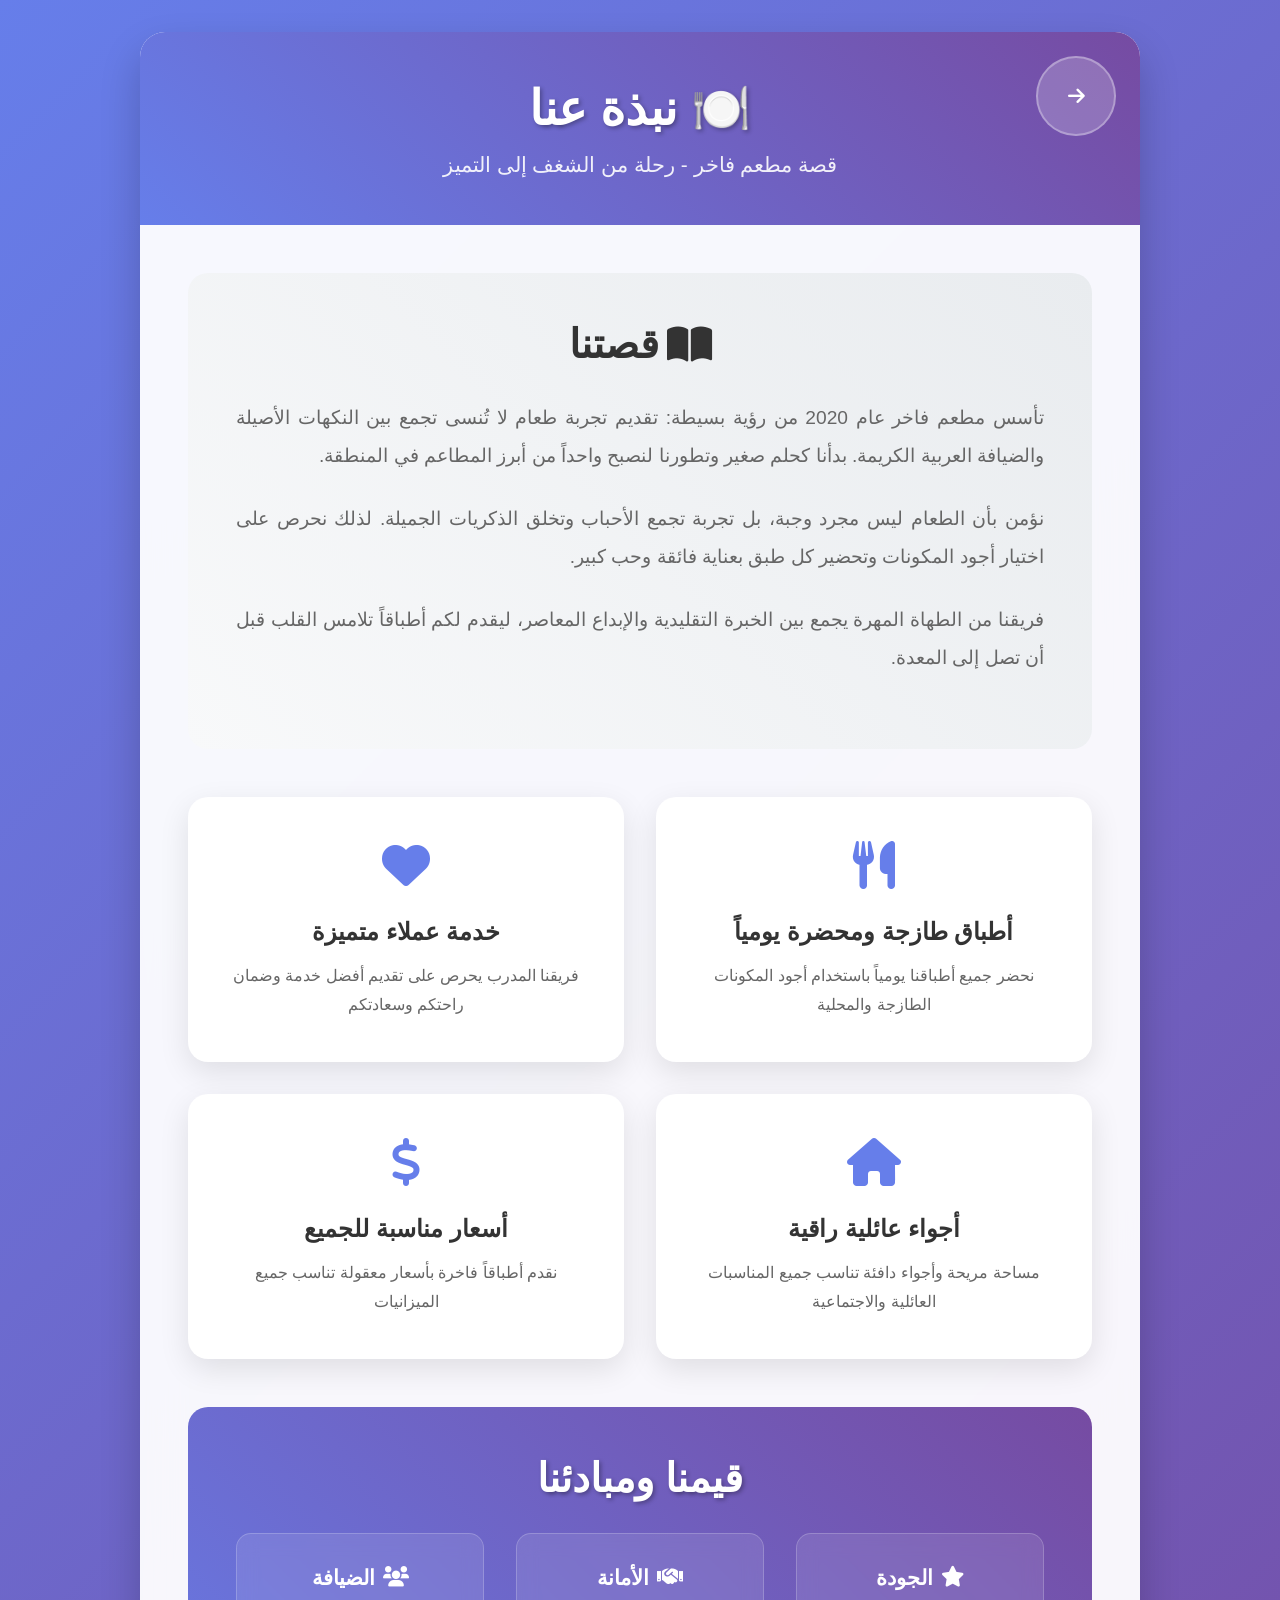
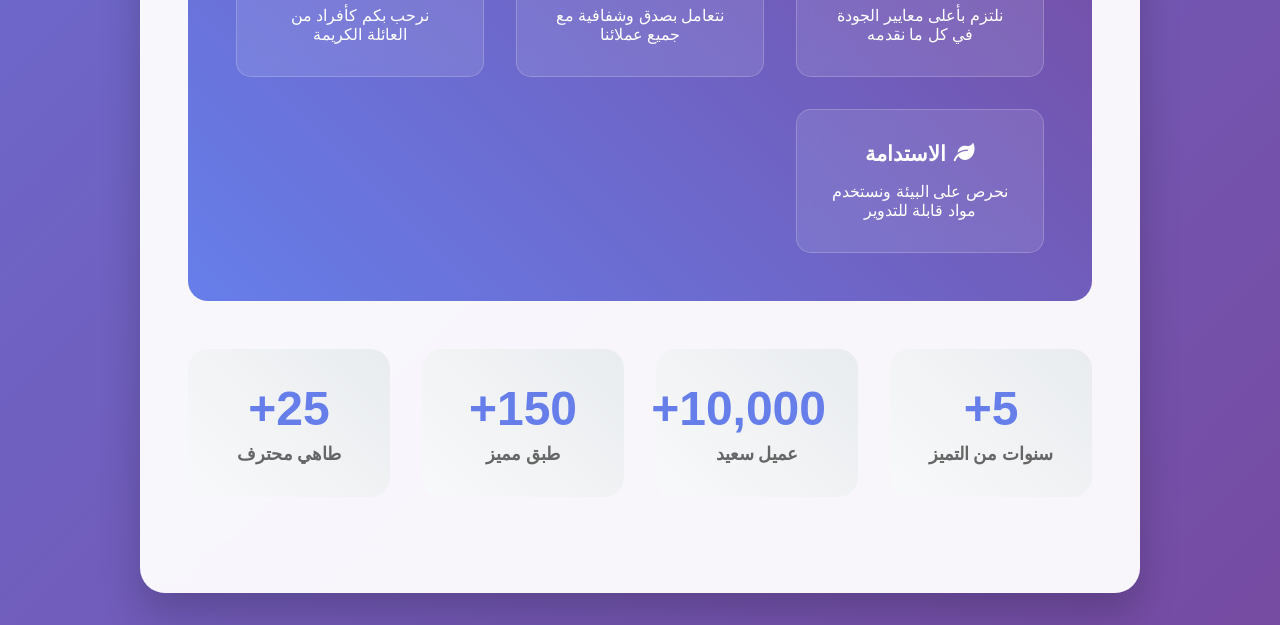
<file: about-us.html>
<!DOCTYPE html>
<html lang="ar">
<head>
    <meta charset="UTF-8">
    <meta name="viewport" content="width=device-width, initial-scale=1.0">
    <title>نبذة عنا - مطعم فاخر</title>
    <meta name="description" content="تعرف على قصة مطعمنا الفاخر ورؤيتنا">
    <meta name="theme-color" content="#667eea">
    <link rel="stylesheet" href="style.css">
    <link rel="icon" href="data:image/svg+xml,<svg xmlns='http://www.w3.org/2000/svg' viewBox='0 0 100 100'><text y='.9em' font-size='90'>🍽️</text></svg>">
    <link rel="stylesheet" href="https://cdnjs.cloudflare.com/ajax/libs/font-awesome/6.0.0/css/all.min.css">
    <style>
        .about-page {
            min-height: 100vh;
            background: linear-gradient(135deg, #667eea 0%, #764ba2 100%);
            padding: 2rem 0;
            direction: rtl;
        }

        .about-container {
            max-width: 1000px;
            margin: 0 auto;
            background: rgba(255, 255, 255, 0.95);
            border-radius: 25px;
            overflow: hidden;
            box-shadow: 0 20px 40px rgba(0, 0, 0, 0.2);
            backdrop-filter: blur(20px);
        }

        .about-header {
            background: linear-gradient(45deg, #667eea, #764ba2);
            color: white;
            padding: 3rem 2rem;
            text-align: center;
            position: relative;
        }

        .back-btn {
            position: absolute;
            top: 1.5rem;
            right: 1.5rem;
            background: rgba(255, 255, 255, 0.2);
            border: 2px solid rgba(255, 255, 255, 0.3);
            color: white;
            padding: 0.8rem;
            border-radius: 50%;
            cursor: pointer;
            font-size: 1.2rem;
            transition: all 0.3s ease;
            text-decoration: none;
            display: flex;
            align-items: center;
            justify-content: center;
            width: 50px;
            height: 50px;
        }

        .back-btn:hover {
            background: rgba(255, 255, 255, 0.3);
            transform: scale(1.1);
        }

        .about-header h1 {
            font-size: 3rem;
            margin-bottom: 1rem;
            text-shadow: 2px 2px 4px rgba(0, 0, 0, 0.3);
        }

        .about-header p {
            font-size: 1.3rem;
            opacity: 0.9;
        }

        .about-content {
            padding: 3rem;
        }

        .story-section {
            background: linear-gradient(45deg, #f8f9fa, #e9ecef);
            border-radius: 20px;
            padding: 3rem;
            margin-bottom: 3rem;
            text-align: center;
        }

        .story-section h2 {
            font-size: 2.5rem;
            color: #333;
            margin-bottom: 2rem;
            display: flex;
            align-items: center;
            justify-content: center;
            gap: 0.5rem;
        }

        .story-section p {
            font-size: 1.2rem;
            color: #666;
            line-height: 2;
            margin-bottom: 1.5rem;
            text-align: justify;
        }

        .features-grid {
            display: grid;
            grid-template-columns: repeat(auto-fit, minmax(300px, 1fr));
            gap: 2rem;
            margin-bottom: 3rem;
        }

        .feature-card {
            background: white;
            border-radius: 20px;
            padding: 2.5rem;
            text-align: center;
            box-shadow: 0 10px 30px rgba(0, 0, 0, 0.1);
            transition: all 0.3s ease;
            border: 2px solid transparent;
            position: relative;
            overflow: hidden;
        }

        .feature-card::before {
            content: '';
            position: absolute;
            top: 0;
            left: 0;
            right: 0;
            height: 4px;
            background: linear-gradient(45deg, #667eea, #764ba2);
            transform: scaleX(0);
            transition: transform 0.3s ease;
        }

        .feature-card:hover {
            transform: translateY(-10px);
            box-shadow: 0 20px 40px rgba(102, 126, 234, 0.2);
            border-color: #667eea;
        }

        .feature-card:hover::before {
            transform: scaleX(1);
        }

        .feature-icon {
            font-size: 3rem;
            color: #667eea;
            margin-bottom: 1.5rem;
        }

        .feature-card h3 {
            font-size: 1.5rem;
            color: #333;
            margin-bottom: 1rem;
        }

        .feature-card p {
            color: #666;
            line-height: 1.8;
        }

        .values-section {
            background: linear-gradient(45deg, #667eea, #764ba2);
            color: white;
            border-radius: 20px;
            padding: 3rem;
            text-align: center;
            margin-bottom: 3rem;
        }

        .values-section h2 {
            font-size: 2.5rem;
            margin-bottom: 2rem;
            text-shadow: 2px 2px 4px rgba(0, 0, 0, 0.3);
        }

        .values-grid {
            display: grid;
            grid-template-columns: repeat(auto-fit, minmax(200px, 1fr));
            gap: 2rem;
            margin-top: 2rem;
        }

        .value-item {
            background: rgba(255, 255, 255, 0.1);
            border-radius: 15px;
            padding: 2rem;
            backdrop-filter: blur(10px);
            border: 1px solid rgba(255, 255, 255, 0.2);
        }

        .value-item h3 {
            font-size: 1.3rem;
            margin-bottom: 1rem;
            display: flex;
            align-items: center;
            justify-content: center;
            gap: 0.5rem;
        }

        .stats-section {
            display: grid;
            grid-template-columns: repeat(auto-fit, minmax(200px, 1fr));
            gap: 2rem;
            margin-bottom: 3rem;
        }

        .stat-card {
            background: linear-gradient(45deg, #f8f9fa, #e9ecef);
            border-radius: 20px;
            padding: 2rem;
            text-align: center;
            transition: all 0.3s ease;
        }

        .stat-card:hover {
            transform: translateY(-5px);
            box-shadow: 0 15px 30px rgba(102, 126, 234, 0.2);
        }

        .stat-number {
            font-size: 3rem;
            font-weight: 800;
            color: #667eea;
            margin-bottom: 0.5rem;
        }

        .stat-label {
            font-size: 1.1rem;
            color: #666;
            font-weight: 600;
        }

        @media (max-width: 768px) {
            .about-page {
                padding: 1rem;
            }

            .about-content {
                padding: 2rem;
            }

            .about-header h1 {
                font-size: 2.5rem;
            }

            .story-section {
                padding: 2rem;
            }

            .features-grid,
            .values-grid,
            .stats-section {
                grid-template-columns: 1fr;
            }
        }
    </style>
</head>
<body>
    <div class="about-page">
        <div class="about-container">
            <div class="about-header">
                <a href="index.html" class="back-btn">
                    <i class="fas fa-arrow-right"></i>
                </a>
                <h1>🍽️ نبذة عنا</h1>
                <p>قصة مطعم فاخر - رحلة من الشغف إلى التميز</p>
            </div>

            <div class="about-content">
                <div class="story-section">
                    <h2>
                        <i class="fas fa-book-open"></i>
                        قصتنا
                    </h2>
                    <p>
                        تأسس مطعم فاخر عام 2020 من رؤية بسيطة: تقديم تجربة طعام لا تُنسى تجمع بين النكهات الأصيلة والضيافة العربية الكريمة. بدأنا كحلم صغير وتطورنا لنصبح واحداً من أبرز المطاعم في المنطقة.
                    </p>
                    <p>
                        نؤمن بأن الطعام ليس مجرد وجبة، بل تجربة تجمع الأحباب وتخلق الذكريات الجميلة. لذلك نحرص على اختيار أجود المكونات وتحضير كل طبق بعناية فائقة وحب كبير.
                    </p>
                    <p>
                        فريقنا من الطهاة المهرة يجمع بين الخبرة التقليدية والإبداع المعاصر، ليقدم لكم أطباقاً تلامس القلب قبل أن تصل إلى المعدة.
                    </p>
                </div>

                <div class="features-grid">
                    <div class="feature-card">
                        <div class="feature-icon">
                            <i class="fas fa-utensils"></i>
                        </div>
                        <h3>أطباق طازجة ومحضرة يومياً</h3>
                        <p>نحضر جميع أطباقنا يومياً باستخدام أجود المكونات الطازجة والمحلية</p>
                    </div>

                    <div class="feature-card">
                        <div class="feature-icon">
                            <i class="fas fa-heart"></i>
                        </div>
                        <h3>خدمة عملاء متميزة</h3>
                        <p>فريقنا المدرب يحرص على تقديم أفضل خدمة وضمان راحتكم وسعادتكم</p>
                    </div>

                    <div class="feature-card">
                        <div class="feature-icon">
                            <i class="fas fa-home"></i>
                        </div>
                        <h3>أجواء عائلية راقية</h3>
                        <p>مساحة مريحة وأجواء دافئة تناسب جميع المناسبات العائلية والاجتماعية</p>
                    </div>

                    <div class="feature-card">
                        <div class="feature-icon">
                            <i class="fas fa-dollar-sign"></i>
                        </div>
                        <h3>أسعار مناسبة للجميع</h3>
                        <p>نقدم أطباقاً فاخرة بأسعار معقولة تناسب جميع الميزانيات</p>
                    </div>
                </div>

                <div class="values-section">
                    <h2>قيمنا ومبادئنا</h2>
                    <div class="values-grid">
                        <div class="value-item">
                            <h3>
                                <i class="fas fa-star"></i>
                                الجودة
                            </h3>
                            <p>نلتزم بأعلى معايير الجودة في كل ما نقدمه</p>
                        </div>

                        <div class="value-item">
                            <h3>
                                <i class="fas fa-handshake"></i>
                                الأمانة
                            </h3>
                            <p>نتعامل بصدق وشفافية مع جميع عملائنا</p>
                        </div>

                        <div class="value-item">
                            <h3>
                                <i class="fas fa-users"></i>
                                الضيافة
                            </h3>
                            <p>نرحب بكم كأفراد من العائلة الكريمة</p>
                        </div>

                        <div class="value-item">
                            <h3>
                                <i class="fas fa-leaf"></i>
                                الاستدامة
                            </h3>
                            <p>نحرص على البيئة ونستخدم مواد قابلة للتدوير</p>
                        </div>
                    </div>
                </div>

                <div class="stats-section">
                    <div class="stat-card">
                        <div class="stat-number">5+</div>
                        <div class="stat-label">سنوات من التميز</div>
                    </div>

                    <div class="stat-card">
                        <div class="stat-number">10,000+</div>
                        <div class="stat-label">عميل سعيد</div>
                    </div>

                    <div class="stat-card">
                        <div class="stat-number">150+</div>
                        <div class="stat-label">طبق مميز</div>
                    </div>

                    <div class="stat-card">
                        <div class="stat-number">25+</div>
                        <div class="stat-label">طاهي محترف</div>
                    </div>
                </div>
            </div>
        </div>
    </div>
</body>
</html>
</file>
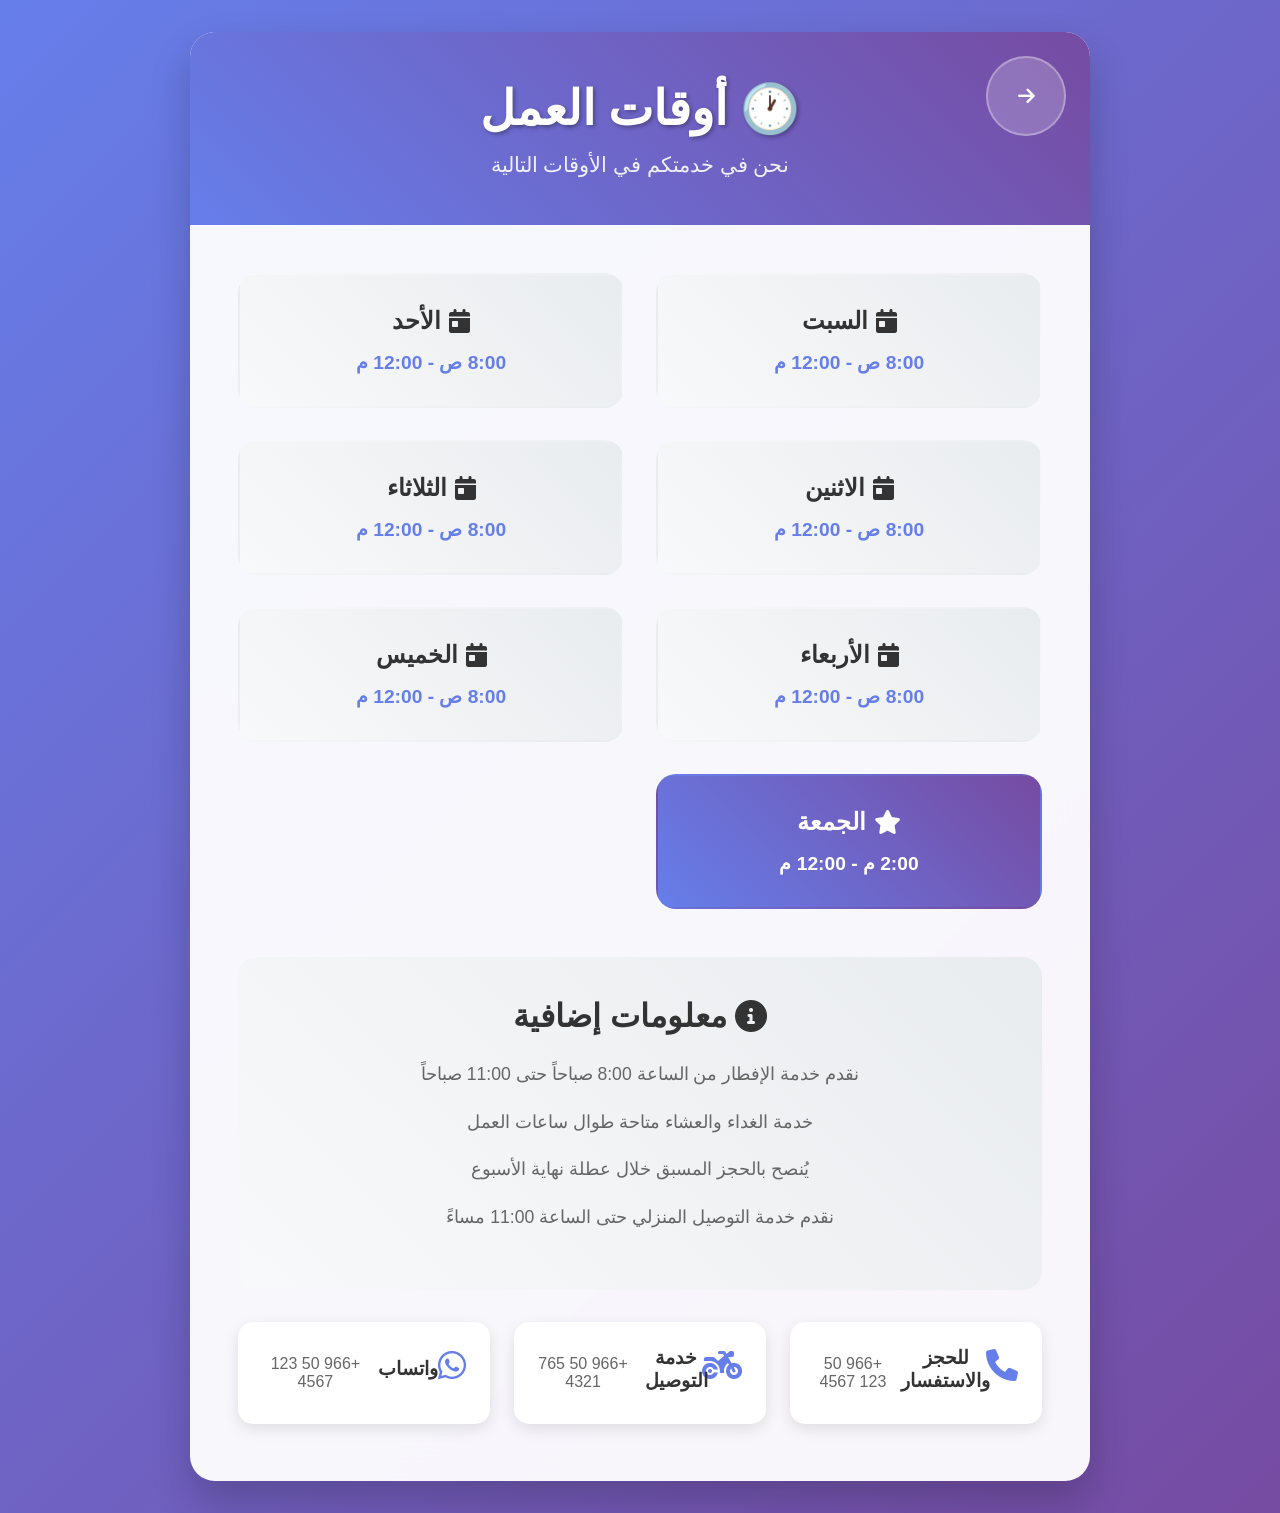
<file: working-hours.html>
<!DOCTYPE html>
<html lang="ar">
<head>
    <meta charset="UTF-8">
    <meta name="viewport" content="width=device-width, initial-scale=1.0">
    <title>أوقات العمل - مطعم فاخر</title>
    <meta name="description" content="تعرف على أوقات عمل مطعمنا الفاخر">
    <meta name="theme-color" content="#667eea">
    <link rel="stylesheet" href="style.css">
    <link rel="icon" href="data:image/svg+xml,<svg xmlns='http://www.w3.org/2000/svg' viewBox='0 0 100 100'><text y='.9em' font-size='90'>🍽️</text></svg>">
    <link rel="stylesheet" href="https://cdnjs.cloudflare.com/ajax/libs/font-awesome/6.0.0/css/all.min.css">
    <style>
        .hours-page {
            min-height: 100vh;
            background: linear-gradient(135deg, #667eea 0%, #764ba2 100%);
            padding: 2rem 0;
            direction: rtl;
        }

        .hours-container {
            max-width: 900px;
            margin: 0 auto;
            background: rgba(255, 255, 255, 0.95);
            border-radius: 25px;
            overflow: hidden;
            box-shadow: 0 20px 40px rgba(0, 0, 0, 0.2);
            backdrop-filter: blur(20px);
        }

        .hours-header {
            background: linear-gradient(45deg, #667eea, #764ba2);
            color: white;
            padding: 3rem 2rem;
            text-align: center;
            position: relative;
        }

        .back-btn {
            position: absolute;
            top: 1.5rem;
            right: 1.5rem;
            background: rgba(255, 255, 255, 0.2);
            border: 2px solid rgba(255, 255, 255, 0.3);
            color: white;
            padding: 0.8rem;
            border-radius: 50%;
            cursor: pointer;
            font-size: 1.2rem;
            transition: all 0.3s ease;
            text-decoration: none;
            display: flex;
            align-items: center;
            justify-content: center;
            width: 50px;
            height: 50px;
        }

        .back-btn:hover {
            background: rgba(255, 255, 255, 0.3);
            transform: scale(1.1);
        }

        .hours-header h1 {
            font-size: 3rem;
            margin-bottom: 1rem;
            text-shadow: 2px 2px 4px rgba(0, 0, 0, 0.3);
        }

        .hours-header p {
            font-size: 1.3rem;
            opacity: 0.9;
        }

        .hours-content {
            padding: 3rem;
        }

        .hours-grid {
            display: grid;
            grid-template-columns: repeat(auto-fit, minmax(300px, 1fr));
            gap: 2rem;
            margin-bottom: 3rem;
        }

        .day-card {
            background: linear-gradient(45deg, #f8f9fa, #e9ecef);
            border-radius: 20px;
            padding: 2rem;
            text-align: center;
            transition: all 0.3s ease;
            border: 2px solid transparent;
            position: relative;
            overflow: hidden;
        }

        .day-card::before {
            content: '';
            position: absolute;
            top: 0;
            left: 0;
            right: 0;
            height: 4px;
            background: linear-gradient(45deg, #667eea, #764ba2);
            transform: scaleX(0);
            transition: transform 0.3s ease;
        }

        .day-card:hover {
            transform: translateY(-5px);
            box-shadow: 0 15px 30px rgba(102, 126, 234, 0.2);
            border-color: #667eea;
        }

        .day-card:hover::before {
            transform: scaleX(1);
        }

        .day-name {
            font-size: 1.5rem;
            font-weight: 700;
            color: #333;
            margin-bottom: 1rem;
            display: flex;
            align-items: center;
            justify-content: center;
            gap: 0.5rem;
        }

        .day-time {
            font-size: 1.2rem;
            color: #667eea;
            font-weight: 600;
        }

        .special-hours {
            background: linear-gradient(45deg, #667eea, #764ba2);
            color: white;
        }

        .special-hours .day-name,
        .special-hours .day-time {
            color: white;
        }

        .info-section {
            background: linear-gradient(45deg, #f8f9fa, #e9ecef);
            border-radius: 20px;
            padding: 2.5rem;
            text-align: center;
            margin-bottom: 2rem;
        }

        .info-section h2 {
            font-size: 2rem;
            color: #333;
            margin-bottom: 1.5rem;
            display: flex;
            align-items: center;
            justify-content: center;
            gap: 0.5rem;
        }

        .info-section p {
            font-size: 1.1rem;
            color: #666;
            line-height: 1.8;
            margin-bottom: 1rem;
        }

        .contact-info {
            display: grid;
            grid-template-columns: repeat(auto-fit, minmax(250px, 1fr));
            gap: 1.5rem;
            margin-top: 2rem;
        }

        .contact-item {
            background: white;
            border-radius: 15px;
            padding: 1.5rem;
            text-align: center;
            box-shadow: 0 5px 15px rgba(0, 0, 0, 0.1);
            transition: all 0.3s ease;
        }

        .contact-item:hover {
            transform: translateY(-3px);
            box-shadow: 0 8px 25px rgba(102, 126, 234, 0.2);
        }

        .contact-item i {
            font-size: 2rem;
            color: #667eea;
            margin-bottom: 1rem;
        }

        .contact-item h3 {
            font-size: 1.2rem;
            color: #333;
            margin-bottom: 0.5rem;
        }

        .contact-item p {
            color: #666;
            margin: 0;
        }

        @media (max-width: 768px) {
            .hours-page {
                padding: 1rem;
            }

            .hours-content {
                padding: 2rem;
            }

            .hours-header h1 {
                font-size: 2.5rem;
            }

            .hours-grid {
                grid-template-columns: 1fr;
            }
        }
    </style>
</head>
<body>
    <div class="hours-page">
        <div class="hours-container">
            <div class="hours-header">
                <a href="index.html" class="back-btn">
                    <i class="fas fa-arrow-right"></i>
                </a>
                <h1>🕐 أوقات العمل</h1>
                <p>نحن في خدمتكم في الأوقات التالية</p>
            </div>

            <div class="hours-content">
                <div class="hours-grid">
                    <div class="day-card">
                        <div class="day-name">
                            <i class="fas fa-calendar-day"></i>
                            السبت
                        </div>
                        <div class="day-time">8:00 ص - 12:00 م</div>
                    </div>

                    <div class="day-card">
                        <div class="day-name">
                            <i class="fas fa-calendar-day"></i>
                            الأحد
                        </div>
                        <div class="day-time">8:00 ص - 12:00 م</div>
                    </div>

                    <div class="day-card">
                        <div class="day-name">
                            <i class="fas fa-calendar-day"></i>
                            الاثنين
                        </div>
                        <div class="day-time">8:00 ص - 12:00 م</div>
                    </div>

                    <div class="day-card">
                        <div class="day-name">
                            <i class="fas fa-calendar-day"></i>
                            الثلاثاء
                        </div>
                        <div class="day-time">8:00 ص - 12:00 م</div>
                    </div>

                    <div class="day-card">
                        <div class="day-name">
                            <i class="fas fa-calendar-day"></i>
                            الأربعاء
                        </div>
                        <div class="day-time">8:00 ص - 12:00 م</div>
                    </div>

                    <div class="day-card">
                        <div class="day-name">
                            <i class="fas fa-calendar-day"></i>
                            الخميس
                        </div>
                        <div class="day-time">8:00 ص - 12:00 م</div>
                    </div>

                    <div class="day-card special-hours">
                        <div class="day-name">
                            <i class="fas fa-star"></i>
                            الجمعة
                        </div>
                        <div class="day-time">2:00 م - 12:00 م</div>
                    </div>
                </div>

                <div class="info-section">
                    <h2>
                        <i class="fas fa-info-circle"></i>
                        معلومات إضافية
                    </h2>
                    <p>نقدم خدمة الإفطار من الساعة 8:00 صباحاً حتى 11:00 صباحاً</p>
                    <p>خدمة الغداء والعشاء متاحة طوال ساعات العمل</p>
                    <p>يُنصح بالحجز المسبق خلال عطلة نهاية الأسبوع</p>
                    <p>نقدم خدمة التوصيل المنزلي حتى الساعة 11:00 مساءً</p>
                </div>

                <div class="contact-info">
                    <div class="contact-item">
                        <i class="fas fa-phone"></i>
                        <h3>للحجز والاستفسار</h3>
                        <p>+966 50 123 4567</p>
                    </div>

                    <div class="contact-item">
                        <i class="fas fa-motorcycle"></i>
                        <h3>خدمة التوصيل</h3>
                        <p>+966 50 765 4321</p>
                    </div>

                    <div class="contact-item">
                        <i class="fab fa-whatsapp"></i>
                        <h3>واتساب</h3>
                        <p>+966 50 123 4567</p>
                    </div>
                </div>
            </div>
        </div>
    </div>
</body>
</html>
</file>
<file: style.css>
/* Reset and Base Styles */
* {
    margin: 0;}
 /* Enhanced visual improvements for restaurant */
body {
    font-family: 'Segoe UI', Tahoma, Geneva, Verdana, sans-serif;
    margin: 0;
    padding: 0;
    background: linear-gradient(135deg, #667eea 0%, #764ba2 100%);
    background-attachment: fixed;
    min-height: 100vh;
    direction: rtl;
    overflow-x: hidden;
    position: relative;
}


/* Animated background particles */
body::before {
    content: '';
    position: fixed;
    top: 0;
    left: 0;
    width: 100%;
    height: 100%;
    background-image: 
        radial-gradient(circle at 20% 80%, rgba(255, 255, 255, 0.1) 0%, transparent 50%),
        radial-gradient(circle at 80% 20%, rgba(255, 255, 255, 0.1) 0%, transparent 50%),
        radial-gradient(circle at 40% 40%, rgba(255, 255, 255, 0.05) 0%, transparent 50%);
    animation: float 20s ease-in-out infinite;
    pointer-events: none;
    z-index: -1;
}

@keyframes float {
    0%, 100% { transform: translateY(0px) rotate(0deg); }
    33% { transform: translateY(-20px) rotate(1deg); }
    66% { transform: translateY(-10px) rotate(-1deg); }
}

/* Enhanced header with glassmorphism */
header {
    background: rgba(255, 255, 255, 0.15);
    backdrop-filter: blur(20px);
    border-bottom: 1px solid rgba(255, 255, 255, 0.2);
    position: fixed;
    top: 0;
    left: 0;
    right: 0;
    z-index: 2000;
    box-shadow: 0 8px 32px rgba(0, 0, 0, 0.1);
    transition: all 0.3s ease;
}

/* Enhanced category cards with modern styling */
.category {
    margin-bottom: 4rem;
    background: rgba(255, 255, 255, 0.98);
    border-radius: 25px;
    padding: 2.5rem;
    box-shadow: 
        0 20px 40px rgba(0, 0, 0, 0.1),
        0 1px 0px rgba(255, 255, 255, 0.8) inset;
    backdrop-filter: blur(20px);
    border: 1px solid rgba(255, 255, 255, 0.3);
    position: relative;
    overflow: hidden;
}

.category::before {
    content: '';
    position: absolute;
    top: 0;
    left: 0;
    right: 0;
    height: 6px;
    background: linear-gradient(90deg, #667eea, #764ba2, #f093fb, #f5576c);
    background-size: 300% 100%;
    animation: gradientShift 8s ease infinite;
}

@keyframes gradientShift {
    0%, 100% { background-position: 0% 50%; }
    50% { background-position: 100% 50%; }
}

/* Enhanced menu item cards */
.menu-item {
    background: white;
    border-radius: 20px;
    overflow: hidden;
    box-shadow: 
        0 10px 30px rgba(0, 0, 0, 0.1),
        0 1px 0px rgba(255, 255, 255, 0.9) inset;
    transition: all 0.4s cubic-bezier(0.25, 0.46, 0.45, 0.94);
    border: 1px solid rgba(102, 126, 234, 0.1);
    position: relative;
    transform-style: preserve-3d;
}

.menu-item::before {
    content: '';
    position: absolute;
    top: 0;
    left: 0;
    right: 0;
    height: 4px;
    background: linear-gradient(45deg, #667eea, #764ba2);
    transform: scaleX(0);
    transition: transform 0.3s ease;
    z-index: 1;
}

.menu-item:hover::before {
    transform: scaleX(1);
}

.menu-item:hover {
    transform: translateY(-15px) rotateX(5deg) rotateY(5deg);
    box-shadow: 
        0 25px 50px rgba(102, 126, 234, 0.25),
        0 10px 20px rgba(0, 0, 0, 0.1);
}

/* Enhanced price styling */
.menu-item .price {
    display: block;
    margin: 1rem;
    font-size: 1.4rem;
    font-weight: 800;
    text-align: center;
    background: linear-gradient(45deg, #667eea, #764ba2, #f093fb);
    -webkit-background-clip: text;
    -webkit-text-fill-color: transparent;
    background-clip: text;
    position: relative;
    padding: 0.5rem;
    border-radius: 10px;
    background-color: rgba(102, 126, 234, 0.05);
}

.menu-item .price::before {
    content: '';
    position: absolute;
    top: 0;
    left: 0;
    right: 0;
    bottom: 0;
    background: linear-gradient(45deg, rgba(102, 126, 234, 0.1), rgba(118, 75, 162, 0.1));
    border-radius: 10px;
    z-index: -1;
}

/* Enhanced sidebar with modern styling */
.sidebar {
    position: fixed;
    top: 0;
    right: -350px;
    width: 350px;
    height: 100vh;
    background: rgba(255, 255, 255, 0.95);
    backdrop-filter: blur(20px);
    box-shadow: -10px 0 30px rgba(0, 0, 0, 0.2);
    transition: all 0.4s cubic-bezier(0.25, 0.46, 0.45, 0.94);
    z-index: 2500;
    border-left: 1px solid rgba(255, 255, 255, 0.3);
}

/* Enhanced buttons with modern styling */
.categories-btn, .search-btn, .menu-btn {
    background: rgba(255, 255, 255, 0.2);
    backdrop-filter: blur(10px);
    border: 1px solid rgba(255, 255, 255, 0.3);
    color: black;
    padding: 0.8rem 1.2rem;
    border-radius: 15px;
    font-size: 0.9rem;
    font-weight: 600;
    cursor: pointer;
    transition: all 0.3s ease;
    position: relative;
    overflow: hidden;
}

.categories-btn::before, .search-btn::before, .menu-btn::before {
    content: '';
    position: absolute;
    top: 0;
    left: -100%;
    width: 100%;
    height: 100%;
    background: linear-gradient(90deg, transparent, rgba(255, 255, 255, 0.2), transparent);
    transition: left 0.5s ease;
}

.categories-btn:hover::before, .search-btn:hover::before, .menu-btn:hover::before {
    left: 100%;
}

.categories-btn:hover, .search-btn:hover, .menu-btn:hover {
    background: rgba(255, 255, 255, 0.3);
    transform: translateY(-2px);
    box-shadow: 0 8px 25px rgba(0, 0, 0, 0.15);
}

/* Enhanced navigation with modern styling */
nav ul {
    display: flex;
    list-style: none;
    margin: 0;
    padding: 1rem;
    gap: 0.5rem;
    overflow-x: auto;
    scrollbar-width: none;
    -ms-overflow-style: none;
}

nav ul::-webkit-scrollbar {
    display: none;
}

nav li a, nav li button {
    display: block;
    padding: 0.8rem 1.2rem;
    text-decoration: none;
    color: black;
    background: rgba(255, 255, 255, 0.15);
    backdrop-filter: blur(10px);
    border-radius: 20px;
    font-size: 0.85rem;
    font-weight: 600;
    white-space: nowrap;
    transition: background 0.3s, color 0.3s, box-shadow 0.3s, transform 0.3s;
    border: 1px solid rgba(255, 255, 255, 0.2);
    cursor: pointer;
    position: relative;
    overflow: hidden;
}

nav li a:hover, nav li button:hover,
nav li a.active, nav li button.active {
    background: linear-gradient(45deg, #667eea, #764ba2);
    color: black !important;
    transform: translateY(-2px);
    box-shadow: 0 4px 15px rgba(102, 126, 234, 0.3);
}

/* Enhanced footer */
footer {
    background: rgba(255, 255, 255, 0.1);
    backdrop-filter: blur(20px);
    color: white;
    text-align: center;
    padding: 2rem;
    margin-top: 4rem;
    border-top: 1px solid rgba(255, 255, 255, 0.2);
}

/* Smooth scrolling */
html {
    scroll-behavior: smooth;
}

/* Enhanced loading animations */
@keyframes shimmer {
    0% { background-position: -200% 0; }
    100% { background-position: 200% 0; }
}

.loading {
    background: linear-gradient(90deg, #f0f0f0 25%, #e0e0e0 50%, #f0f0f0 75%);
    background-size: 200% 100%;
    animation: shimmer 1.5s infinite;
}

/* Header Styles */
header {
    background: rgba(255, 255, 255, 0.95);
    backdrop-filter: blur(10px);
    box-shadow: 0 4px 20px rgba(0, 0, 0, 0.1);
    position: fixed;
    top: 0;
    left: 0;
    right: 0;
    z-index: 1000;
    border-bottom: 3px solid #667eea;
}

.header-top {
    display: flex;
    justify-content: space-between;
    align-items: center;
    padding: 1rem 1.5rem;
    background: linear-gradient(45deg, #667eea, #764ba2);
    color: white;
}

.menu-btn {
    background: rgba(255, 255, 255, 0.2);
    border: 2px solid rgba(255, 255, 255, 0.3);
    color: black;
    padding: 0.8rem;
    border-radius: 12px;
    cursor: pointer;
    font-size: 1.2rem;
    transition: all 0.3s ease;
    backdrop-filter: blur(10px);
}

.menu-btn:hover {
    background: rgba(255, 255, 255, 0.3);
    transform: scale(1.05);
}

header h1 {
    font-size: 1.5rem;
    font-weight: 700;
    text-align: center;
    flex: 1;
    margin: 0 1rem;
    text-shadow: 2px 2px 4px rgba(0, 0, 0, 0.3);
    color: white !important;
    z-index: 1001;
}

.header-actions {
    display: flex;
    gap: 0.5rem;
}

.categories-btn, .search-btn {
    background: rgba(255, 255, 255, 0.2);
    border: 2px solid rgba(255, 255, 255, 0.3);
    color: black;
    padding: 0.8rem;
    border-radius: 12px;
    cursor: pointer;
    transition: all 0.3s ease;
    backdrop-filter: blur(10px);
    display: flex;
    align-items: center;
    gap: 0.5rem;
    font-size: 0.9rem;
}

.categories-btn:hover, .search-btn:hover {
    background: rgba(255, 255, 255, 0.3);
    transform: scale(1.05);
}

/* Search Bar */
.search-bar {
    padding: 1rem 1.5rem;
    background: rgba(255, 255, 255, 0.98);
    border-bottom: 1px solid #eee;
    display: flex;
    align-items: center;
    gap: 1rem;
    transition: all 0.3s ease;
}

.search-bar.hidden {
    max-height: 0;
    padding: 0 1.5rem;
    overflow: hidden;
}

#searchInput {
    flex: 1;
    padding: 0.8rem 1rem;
    border: 2px solid #ddd;
    border-radius: 25px;
    font-size: 1rem;
    outline: none;
    transition: all 0.3s ease;
}

#searchInput:focus {
    border-color: #667eea;
    box-shadow: 0 0 0 3px rgba(102, 126, 234, 0.1);
}

.clear-search {
    background: #ff6b6b;
    color: white;
    border: none;
    width: 35px;
    height: 35px;
    border-radius: 50%;
    cursor: pointer;
    font-size: 1.2rem;
    transition: all 0.3s ease;
}

.clear-search:hover {
    background: #ff5252;
    transform: scale(1.1);
}

/* Categories Dropdown */
.categories-dropdown {
    background: white;
    border-bottom: 1px solid #eee;
    max-height: 300px;
    overflow-y: auto;
    transition: all 0.3s ease;
}

.categories-dropdown.hidden {
    max-height: 0;
    overflow: hidden;
}

.category-item {
    display: flex;
    justify-content: space-between;
    align-items: center;
    padding: 1rem 1.5rem;
    cursor: pointer;
    transition: all 0.3s ease;
    border-bottom: 1px solid #f5f5f5;
    color: black;
}

.category-item:hover {
    background: linear-gradient(45deg, #667eea, #764ba2);
    color: black;
    transform: translateX(-5px);
}

.category-item .count {
    background: #667eea;
    color: white;
    padding: 0.3rem 0.8rem;
    border-radius: 15px;
    font-size: 0.8rem;
    font-weight: bold;
}

.category-item:hover .count {
    background: rgba(255, 255, 255, 0.3);
}

/* Navigation */
nav {
    background: rgba(255, 255, 255, 0.98);
    padding: 0.5rem 0;
    border-bottom: 1px solid #eee;
}

nav ul {
    display: flex;
    list-style: none;
    overflow-x: auto;
    padding: 0 1rem;
    gap: 0.5rem;
    scrollbar-width: none;
    -ms-overflow-style: none;
}

nav ul::-webkit-scrollbar {
    display: none;
}

nav li {
    flex-shrink: 0;
    position: relative;
    display: flex;
    align-items: center;
}

.category-menu-btn {
    background: rgba(102, 126, 234, 0.2);
    border: 1px solid rgba(102, 126, 234, 0.3);
    color: #667eea;
    padding: 0.4rem;
    border-radius: 50%;
    cursor: pointer;
    font-size: 0.8rem;
    transition: all 0.3s ease;
    margin-left: 0.5rem;
    width: 30px;
    height: 30px;
    display: flex;
    align-items: center;
    justify-content: center;
}

.category-menu-btn:hover {
    background: rgba(102, 126, 234, 0.3);
    transform: scale(1.1);
}

/* Breakfast Dropdown */
.breakfast-dropdown {
    background: white;
    border-bottom: 1px solid #eee;
    max-height: 200px;
    overflow-y: auto;
    transition: all 0.3s ease;
    position: absolute;
    top: 100%;
    left: 0;
    right: 0;
    z-index: 1001;
    box-shadow: 0 4px 15px rgba(0, 0, 0, 0.1);
}

.breakfast-dropdown.hidden {
    max-height: 0;
    overflow: hidden;
}

.breakfast-category-item {
    display: flex;
    justify-content: space-between;
    align-items: center;
    padding: 0.8rem 1.5rem;
    cursor: pointer;
    transition: all 0.3s ease;
    border-bottom: 1px solid #f5f5f5;
}

.breakfast-category-item:hover {
    background: linear-gradient(45deg, #667eea, #764ba2);
    color: white;
    transform: translateX(-5px);
}

nav a {
    display: block;
    padding: 0.8rem 1.2rem;
    text-decoration: none;
    color: #333;
    background: linear-gradient(45deg, #f8f9fa, #e9ecef);
    border-radius: 25px;
    font-weight: 600;
    transition: all 0.3s ease;
    white-space: nowrap;
    border: 2px solid transparent;
    font-size: 0.9rem;
}

.info-btn {
    display: flex;
    align-items: center;
    gap: 0.5rem;
    padding: 0.8rem 1.2rem;
    background: linear-gradient(45deg, #667eea, #764ba2);
    color: white;
    border: none;
    border-radius: 25px;
    font-weight: 600;
    transition: all 0.3s ease;
    white-space: nowrap;
    font-size: 0.9rem;
    cursor: pointer;
}

.info-btn:hover {
    background: linear-gradient(45deg, #5a6fd8, #6a4190);
    transform: translateY(-2px);
    box-shadow: 0 4px 15px rgba(102, 126, 234, 0.3);
}

nav a:hover, nav a.active {
    background: linear-gradient(45deg, #667eea, #764ba2);
    color: black;
    transform: translateY(-2px);
    box-shadow: 0 4px 15px rgba(102, 126, 234, 0.3);
}

/* Sidebar Styles */
.sidebar {
    position: fixed;
    top: 0;
    right: -350px;
    width: 350px;
    height: 100vh;
    background: linear-gradient(180deg, #667eea 0%, #764ba2 100%);
    color: white;
    z-index: 2000;
    transition: all 0.4s cubic-bezier(0.25, 0.46, 0.45, 0.94);
    box-shadow: -5px 0 25px rgba(0, 0, 0, 0.3);
    overflow-y: auto;
}

.sidebar.open {
    right: 0;
}

.sidebar-header {
    display: flex;
    justify-content: space-between;
    align-items: center;
    padding: 2rem 1.5rem 1rem;
    border-bottom: 1px solid rgba(255, 255, 255, 0.2);
    background: rgba(255, 255, 255, 0.1);
    backdrop-filter: blur(10px);
}

.sidebar-header h2 {
    font-size: 1.5rem;
    font-weight: 700;
    text-shadow: 2px 2px 4px rgba(0, 0, 0, 0.3);
}

.close-btn {
    background: rgba(255, 255, 255, 0.2);
    border: 2px solid rgba(255, 255, 255, 0.3);
    color: white;
    width: 40px;
    height: 40px;
    border-radius: 50%;
    cursor: pointer;
    font-size: 1.5rem;
    transition: all 0.3s ease;
    display: flex;
    align-items: center;
    justify-content: center;
}

.close-btn:hover {
    background: rgba(255, 255, 255, 0.3);
    transform: rotate(90deg);
}

.sidebar-content {
    padding: 1rem 0;
}

.sidebar-item {
    display: flex;
    align-items: center;
    gap: 1rem;
    padding: 1rem 1.5rem;
    cursor: pointer;
    transition: all 0.3s ease;
    border-bottom: 1px solid rgba(255, 255, 255, 0.1);
}

.sidebar-item:hover {
    background: rgba(255, 255, 255, 0.2);
    transform: translateX(-10px);
    padding-right: 2rem;
}

.sidebar-item i {
    font-size: 1.2rem;
    width: 25px;
    text-align: center;
}

.sidebar-item span {
    font-size: 1rem;
    font-weight: 500;
}

.social-links {
    display: flex;
    justify-content: center;
    gap: 1rem;
    padding: 2rem 1.5rem;
    border-top: 1px solid rgba(255, 255, 255, 0.2);
    border-bottom: 1px solid rgba(255, 255, 255, 0.2);
    margin: 1rem 0;
}

.social-links a {
    display: flex;
    align-items: center;
    justify-content: center;
    width: 50px;
    height: 50px;
    background: rgba(255, 255, 255, 0.2);
    border: 2px solid rgba(255, 255, 255, 0.3);
    border-radius: 50%;
    color: white;
    text-decoration: none;
    font-size: 1.5rem;
    transition: all 0.3s ease;
}

.social-links a:hover {
    background: rgba(255, 255, 255, 0.3);
    transform: scale(1.1) rotate(5deg);
}

.developer-info {
    padding: 1.5rem;
    background: rgba(255, 255, 255, 0.1);
    margin: 1rem;
    border-radius: 15px;
    text-align: center;
    backdrop-filter: blur(10px);
}

.developer-info h4 {
    font-size: 1.1rem;
    margin-bottom: 0.5rem;
    color: #fff;
}

.developer-info p {
    font-size: 0.9rem;
    margin: 0.3rem 0;
    color: rgba(255, 255, 255, 0.9);
}

/* Developer Dropdown Styles */
.sidebar-item.developer-info-small {
    margin-top: 2rem;
    margin-bottom: 0.5rem;
    font-size: 0.9rem;
    padding: 0.8rem 1rem;
    border-radius: 10px;
}

.developer-dropdown {
    max-height: 0;
    overflow: hidden;
    transition: max-height 0.4s ease, padding 0.4s ease;
    background: rgba(255, 255, 255, 0.05);
    margin: 0 1rem 1rem 1rem;
    border-radius: 0 0 15px 15px;
}

.developer-dropdown.open {
    max-height: 400px;
    padding: 1.5rem;
   
}

.developer-info-detailed {
    text-align: center;
    padding-top: 1rem;
}

.developer-avatar {
    margin-bottom: 0.8rem;
}

.developer-avatar i {
    font-size: 2.5rem;
    color: rgba(255, 255, 255, 0.8);
}

.developer-info-detailed h4 {
    font-size: 1.1rem;
    margin-bottom: 0.3rem;
    color: #fff;
    font-weight: 600;
}

.developer-title {
    font-size: 0.8rem;
    color: rgba(255, 255, 255, 0.7);
    margin-bottom: 1rem;
    font-style: italic;
}

.developer-contact {
    margin-bottom: 1rem;
}

.contact-item {
    display: flex;
    align-items: center;
    gap: 0.6rem;
    margin-bottom: 0.6rem;
    padding: 0.4rem;
    background: rgba(255, 255, 255, 0.08);
    border-radius: 6px;
    transition: all 0.2s ease;
}

.contact-item:hover {
    background: rgba(255, 255, 255, 0.15);
    transform: translateX(-3px);
}

.contact-item i {
    width: 18px;
    text-align: center;
    color: rgba(255, 255, 255, 0.7);
    font-size: 0.9rem;
}

.contact-item span {
    font-size: 0.75rem;
    color: rgba(255, 255, 255, 0.85);
}

.developer-social {
    display: flex;
    justify-content: center;
    gap: 0.6rem;
    flex-wrap: wrap;
    margin-top: 1rem;
}

.social-btn {
    display: flex;
    align-items: center;
    justify-content: center;
    width: 35px;
    height: 35px;
    border-radius: 50%;
    text-decoration: none;
    transition: all 0.2s ease;
    font-size: 1rem;
}

.social-btn:hover {
    transform: scale(1.05) rotate(3deg);
    box-shadow: 0 3px 10px rgba(0, 0, 0, 0.2);
}

/* Overlay */
.overlay {
    position: fixed;
    top: 0;
    left: 0;
    width: 100%;
    height: 100%;
    background: rgba(0, 0, 0, 0.5);
    z-index: 1500;
    opacity: 0;
    visibility: hidden;
    transition: all 0.3s ease;
}

.overlay.active {
    opacity: 1;
    visibility: visible;
}

/* Main Content */
main {
    margin-top: 180px;
    padding: 2rem 1rem;
    max-width: 1200px;
    margin-left: auto;
    margin-right: auto;
}

/* Category Sections */
.category {
    margin-bottom: 4rem;
    background: rgba(255, 255, 255, 0.95);
    border-radius: 20px;
    padding: 2rem;
    box-shadow: 0 10px 30px rgba(0, 0, 0, 0.1);
    backdrop-filter: blur(10px);
    border: 1px solid rgba(255, 255, 255, 0.2);
}

.category h2 {
    font-size: 2rem;
    margin-bottom: 2rem;
    text-align: center;
    color: #333;
    position: relative;
    padding-bottom: 1rem;
}

.category h2::after {
    content: '';
    position: absolute;
    bottom: 0;
    left: 50%;
    transform: translateX(-50%);
    width: 80px;
    height: 4px;
    background: linear-gradient(45deg, #667eea, #764ba2);
    border-radius: 2px;
}

/* Items Grid */
.items-grid {
    display: grid;
    gap: 2rem;
    margin-top: 2rem;
    grid-template-columns: repeat(auto-fit, minmax(280px, 1fr));
    max-width: 1400px;
    margin-left: auto;
    margin-right: auto;
}

/* Desktop specific adjustments */
@media (min-width: 1200px) {
    .items-grid {
        grid-template-columns: repeat(4, 1fr);
        gap: 2.5rem;
        padding: 0 1rem;
    }
    
    .menu-item {
        max-width: 320px;
        margin: 0 auto;
    }
}

@media (min-width: 992px) and (max-width: 1199px) {
    .items-grid {
        grid-template-columns: repeat(3, 1fr);
        gap: 2rem;
        padding: 0 1rem;
    }
}

/* Tablet adjustments */
@media (min-width: 769px) and (max-width: 991px) {
    .items-grid {
        grid-template-columns: repeat(2, 1fr);
        gap: 1.5rem;
        padding: 0 1rem;
    }
}

/* Mobile adjustments - show 6-8 cards */
@media (max-width: 768px) {
    .items-grid {
        grid-template-columns: repeat(2, 1fr);
        gap: 1rem;
        padding: 0 0.5rem;
    }
    
    .menu-item {
        min-height: 280px;
        font-size: 0.9rem;
    }
    
    .menu-item h3 {
        font-size: 1rem;
        line-height: 1.3;
        margin: 0.8rem;
    }
    
    .menu-item p {
        font-size: 0.8rem;
        line-height: 1.4;
        margin: 0 0.8rem 0.8rem 0.8rem;
        display: -webkit-box;
        -webkit-line-clamp: 3;
        -webkit-box-orient: vertical;
        overflow: hidden;
    }
    
    .menu-item img {
        height: 140px;
    }
    
    .menu-item .price {
        font-size: 1.2rem;
        margin: 0.8rem;
    }
}

/* Very small mobile screens */
@media (max-width: 480px) {
    .items-grid {
        grid-template-columns: repeat(2, 1fr);
        gap: 0.8rem;
        padding: 0 0.3rem;
    }
    
    .menu-item {
        min-height: 260px;
        padding: 0;
    }
    
    .menu-item img {
        height: 120px;
    }
    
    .menu-item h3 {
        font-size: 0.9rem;
        margin: 0.6rem;
    }
    
    .menu-item p {
        font-size: 0.75rem;
        margin: 0 0.6rem 0.6rem 0.6rem;
        -webkit-line-clamp: 2;
    }
    
    .menu-item .price {
        font-size: 1.1rem;
        font-weight: 700;
        margin: 0.6rem;
    }
}

/* Menu Item Cards */
.menu-item {
    background: white;
    border-radius: 20px;
    overflow: hidden;
    box-shadow: 0 8px 25px rgba(0, 0, 0, 0.1);
    transition: all 0.4s cubic-bezier(0.25, 0.46, 0.45, 0.94);
    border: 1px solid rgba(102, 126, 234, 0.1);
    position: relative;
}

.menu-item::before {
    content: '';
    position: absolute;
    top: 0;
    left: 0;
    right: 0;
    height: 4px;
    background: linear-gradient(45deg, #667eea, #764ba2);
    transform: scaleX(0);
    transition: transform 0.3s ease;
}

.menu-item:hover::before {
    transform: scaleX(1);
}

.menu-item:hover {
    transform: translateY(-10px) scale(1.02);
    box-shadow: 0 20px 40px rgba(102, 126, 234, 0.2);
}

.menu-item img {
    width: 100%;
    height: 200px;
    object-fit: cover;
    transition: all 0.4s ease;
}

.menu-item:hover img {
    transform: scale(1.1);
}

.menu-item h3 {
    font-size: 1.3rem;
    margin: 1rem;
    color: #333;
    font-weight: 700;
    line-height: 1.4;
}

.menu-item p {
    margin: 0 1rem;
    color: #666;
    font-size: 0.95rem;
    line-height: 1.6;
    margin-bottom: 1rem;
}

.menu-item .price {
    display: block;
    margin: 1rem;
    font-size: 1.4rem;
    font-weight: 700;
    color: #667eea;
    text-align: center;
    background: linear-gradient(45deg, #667eea, #764ba2);
    -webkit-background-clip: text;
    -webkit-text-fill-color: transparent;
    background-clip: text;
}

/* Modal Styles */
.modal {
    position: fixed;
    top: 0;
    left: 0;
    width: 100%;
    height: 100%;
    background: rgba(0, 0, 0, 0.8);
    display: flex;
    justify-content: center;
    align-items: center;
    z-index: 3000;
    opacity: 0;
    visibility: hidden;
    transition: all 0.3s ease;
}

.modal.active {
    opacity: 1;
    visibility: visible;
}

.modal-content {
    background: white;
    padding: 2rem;
    border-radius: 20px;
    max-width: 500px;
    width: 90%;
    max-height: 80vh;
    overflow-y: auto;
    box-shadow: 0 20px 60px rgba(0, 0, 0, 0.3);
    transform: scale(0.8);
    transition: all 0.3s ease;
}

.modal.active .modal-content {
    transform: scale(1);
}

.modal-content h3 {
    text-align: center;
    margin-bottom: 1.5rem;
    color: #333;
    font-size: 1.5rem;
}

.modal-content input,
.modal-content textarea {
    width: 100%;
    padding: 1rem;
    margin-bottom: 1rem;
    border: 2px solid #ddd;
    border-radius: 10px;
    font-size: 1rem;
    outline: none;
    transition: all 0.3s ease;
}

.modal-content input:focus,
.modal-content textarea:focus {
    border-color: #667eea;
    box-shadow: 0 0 0 3px rgba(102, 126, 234, 0.1);
}

.stars {
    display: flex;
    justify-content: center;
    gap: 0.5rem;
    margin: 1rem 0;
}

.star {
    font-size: 2rem;
    cursor: pointer;
    transition: all 0.3s ease;
    filter: grayscale(100%);
}

.star:hover,
.star.active {
    filter: grayscale(0%);
    transform: scale(1.2);
}

.modal-content button {
    width: 100%;
    padding: 1rem;
    margin: 0.5rem 0;
    border: none;
    border-radius: 10px;
    font-size: 1rem;
    cursor: pointer;
    transition: all 0.3s ease;
    font-weight: 600;
}

.modal-content button[type="submit"] {
    background: linear-gradient(45deg, #667eea, #764ba2);
    color: white;
}

.modal-content button[type="submit"]:hover {
    transform: translateY(-2px);
    box-shadow: 0 5px 15px rgba(102, 126, 234, 0.3);
}

.modal-content button[type="button"] {
    background: #f8f9fa;
    color: #333;
    border: 2px solid #ddd;
}

.modal-content button[type="button"]:hover {
    background: #e9ecef;
}

/* Footer */
footer {
    background: linear-gradient(45deg, #333, #555);
    color: white;
    text-align: center;
    padding: 2rem;
    margin-top: 4rem;
}

footer p {
    font-size: 0.9rem;
    line-height: 1.6;
}

/* Utility Classes */
.hidden {
    display: none !important;
}

.text-center {
    text-align: center;
}

/* Responsive Design */
@media (max-width: 768px) {
    .header-top {
        padding: 0.8rem 1rem;
    }
    
    header h1 {
        font-size: 1.2rem;
        margin: 0 0.5rem;
    }
    
    .categories-btn span {
        display: none;
    }
    
    .sidebar {
        width: 300px;
        right: -300px;
    }
    
    main {
        margin-top: 160px;
        padding: 1rem 0.5rem;
    }
    
    .category {
        padding: 1.5rem 1rem;
        margin-bottom: 2rem;
    }
    
    .category h2 {
        font-size: 1.5rem;
        margin-bottom: 1.5rem;
    }
    
    .items-grid {
        grid-template-columns: repeat(3, 1fr);
        gap: 0.8rem;
    }
    
    .menu-item {
        border-radius: 15px;
    }
    
    .menu-item img {
        height: 120px;
    }
    
    .menu-item h3 {
        font-size: 0.95rem;
        margin: 0.6rem;
        line-height: 1.3;
    }
    
    .menu-item p {
        font-size: 0.75rem;
        margin: 0 0.6rem 0.6rem;
        line-height: 1.4;
    }
    
    .menu-item .price {
        font-size: 1.1rem;
        margin: 0.6rem;
    }
    
    nav a {
        padding: 0.6rem 1rem;
        font-size: 0.8rem;
    }
    
    .modal-content {
        padding: 1.5rem;
        margin: 1rem;
    }
}

@media (max-width: 480px) {
    .items-grid {
        grid-template-columns: repeat(2, 1fr);
        gap: 0.8rem;
    }
    
    .menu-item img {
        height: 140px;
    }
    
    .sidebar {
        width: 280px;
        right: -280px;
    }
    
    .category h2 {
        font-size: 1.3rem;
    }
    
    .menu-item h3 {
        font-size: 1rem;
    }
    
    .menu-item p {
        font-size: 0.8rem;
    }
    
    main {
        padding: 0.8rem 0.3rem;
    }
    
    .category {
        padding: 1rem 0.8rem;
    }
}

@media (min-width: 1024px) {
    .items-grid {
        grid-template-columns: repeat(4, 1fr);
        gap: 2.5rem;
    }
    
    main {
        margin-top: 200px;
        padding: 3rem 2rem;
    }
    
    .category {
        padding: 3rem;
    }
    
    .menu-item img {
        height: 220px;
    }
}

/* Animations */
@keyframes fadeInUp {
    from {
        opacity: 0;
        transform: translateY(30px);
    }
    to {
        opacity: 1;
        transform: translateY(0);
    }
}

.menu-item {
    animation: fadeInUp 0.6s ease forwards;
}

.menu-item:nth-child(even) {
    animation-delay: 0.1s;
}

.menu-item:nth-child(3n) {
    animation-delay: 0.2s;
}

/* Smooth scrolling */
html {
    scroll-behavior: smooth;
}

/* Custom scrollbar */
::-webkit-scrollbar {
    width: 8px;
}

::-webkit-scrollbar-track {
    background: #f1f1f1;
    border-radius: 10px;
}

::-webkit-scrollbar-thumb {
    background: linear-gradient(45deg, #667eea, #764ba2);
    border-radius: 10px;
}

::-webkit-scrollbar-thumb:hover {
    background: linear-gradient(45deg, #5a6fd8, #6a4190);
}

/* Loading animation for images */
.menu-item img {
    background: linear-gradient(90deg, #f0f0f0 25%, #e0e0e0 50%, #f0f0f0 75%);
    background-size: 200% 100%;
    animation: loading 1.5s infinite;
    transition: opacity 0.3s ease;
}

.menu-item img.lazy {
    opacity: 0.5;
}

.menu-item img.loaded {
    animation: none;
    background: none;
    opacity: 1;
}

@keyframes loading {
    0% {
        background-position: 200% 0;
    }
    100% {
        background-position: -200% 0;
    }
}

.menu-item img[src] {
    animation: none;
    background: none;
}

/* Performance optimizations */
.menu-item {
    will-change: transform;
    contain: layout style paint;
}

.menu-item img {
    will-change: transform;
    image-rendering: -webkit-optimize-contrast;
    image-rendering: crisp-edges;
}

/* Reduce motion for users who prefer it */
@media (prefers-reduced-motion: reduce) {
    * {
        animation-duration: 0.01ms !important;
        animation-iteration-count: 1 !important;
        transition-duration: 0.01ms !important;
    }
}

/* Critical CSS for above-the-fold content */
.critical-css {
    font-display: swap;
}

/* Optimize font loading */
@font-face {
    font-family: 'Segoe UI';
    font-display: swap;
}

/* Preload critical resources */
.preload-hint {
    content: '';
    position: absolute;
    width: 1px;
    height: 1px;
    opacity: 0;
    pointer-events: none;
}

/* Touch feedback */
@media (hover: none) and (pointer: coarse) {
    .menu-item:active {
        transform: scale(0.98);
    }
    
    .sidebar-item:active,
    .category-item:active,
    nav a:active,
    .menu-btn:active,
    .categories-btn:active,
    .search-btn:active {
        transform: scale(0.95);
    }
}

.card { display:flex; flex-direction:column; height: 520px; }
.card img { aspect-ratio: 4 / 3; object-fit: cover; }
.card .description { display:-webkit-box; -webkit-line-clamp: 3; -webkit-box-orient: vertical; overflow: hidden; }


/* طبّق ستايل السلطات على جميع الكروت */
.menu-item {
  display: flex;
  flex-direction: column;
  height: 400px;           /* نفس الارتفاع على الديسكتوب */
}

.menu-item img {
  width: 100%;
  aspect-ratio: 4 / 3;     /* نفس نسبة الصورة */
  object-fit: cover;
  height: auto;            /* يلغي الارتفاعات الثابتة السابقة */
}

.menu-item p {
  flex: 1 1 auto;          /* يملأ المساحة الوسطي */
  display: -webkit-box;
  -webkit-line-clamp: 3;   /* سطرين/ثلاثة مثل السلطات */
  -webkit-box-orient: vertical;
  overflow: hidden;
}

.menu-item .price {
  margin-top: auto;        /* السعر دائمًا أسفل الكرت */
}

/* على الشاشات الصغيرة: لا تثبّت الارتفاع */
@media (max-width: 768px) {
  .menu-item { height: auto; min-height: 300px; }
}
</file>
